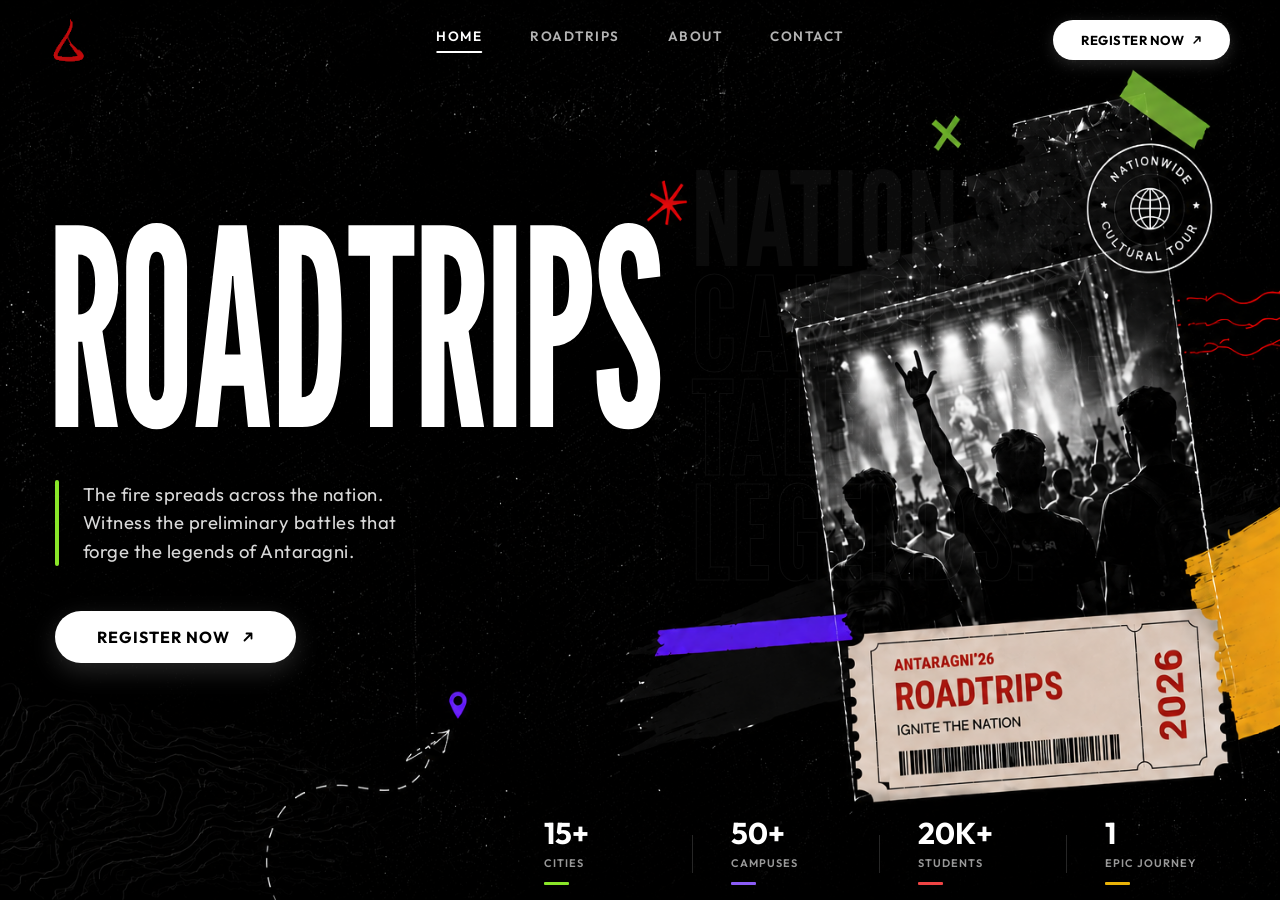
<file: index.html>
<!DOCTYPE html>
<html lang="en">
<head>
    <meta charset="UTF-8">
    <meta name="viewport" content="width=device-width, initial-scale=1.0">
    <title>Antaragni'26 Roadtrips</title>
    <link rel="preconnect" href="https://fonts.googleapis.com">
    <link rel="preconnect" href="https://fonts.gstatic.com" crossorigin>
    <link href="https://fonts.googleapis.com/css2?family=Bebas+Neue&family=League+Gothic&family=Outfit:wght@300;400;500;600;700;800&display=swap" rel="stylesheet">
    <link rel="stylesheet" href="styles.css">
</head>
<body>
    <div class="page-container">
        <header class="navbar">
            <a href="#" class="logo-link">
                <img src="logo.png" alt="Antaragni Logo" class="logo-img">
            </a>
            <nav class="nav-menu">
                <a href="#" class="nav-link active">HOME</a>
                <a href="#" class="nav-link">ROADTRIPS</a>
                <a href="#" class="nav-link">ABOUT</a>
                <a href="#" class="nav-link">CONTACT</a>
            </nav>
            <a href="#" class="btn-register-nav">
                REGISTER NOW
                <svg class="arrow-icon" width="10" height="10" viewBox="0 0 12 12" fill="none" xmlns="http://www.w3.org/2000/svg">
                    <path d="M2.5 9.5L9.5 2.5M9.5 2.5H4.5M9.5 2.5V7.5" stroke="currentColor" stroke-width="1.8" stroke-linecap="round" stroke-linejoin="round"/>
                </svg>
            </a>
        </header>

        <div class="bg-vertical-text">
            <div class="word word-filled">NATION.</div>
            <div class="word word-outline">CAMPUSES.</div>
            <div class="word word-outline">TALENT.</div>
            <div class="word word-outline">LEGENDS.</div>
        </div>

        <main class="hero-content">
            <h1 class="hero-title">ROADTRIPS</h1>
            
            <div class="hero-description-container">
                <div class="green-bar"></div>
                <p class="hero-description">
                    The fire spreads across the nation.<br>
                    Witness the preliminary battles that<br>
                    forge the legends of Antaragni.
                </p>
            </div>

            <a href="#" class="btn-register-hero">
                REGISTER NOW
                <svg class="arrow-icon" width="12" height="12" viewBox="0 0 12 12" fill="none" xmlns="http://www.w3.org/2000/svg">
                    <path d="M2.5 9.5L9.5 2.5M9.5 2.5H4.5M9.5 2.5V7.5" stroke="currentColor" stroke-width="1.8" stroke-linecap="round" stroke-linejoin="round"/>
                </svg>
            </a>
        </main>

        <section class="stats-container">
            <div class="stat-item">
                <div class="stat-number">15+</div>
                <div class="stat-label">CITIES</div>
                <div class="stat-bar bar-green"></div>
            </div>
            <div class="stat-divider"></div>
            
            <div class="stat-item">
                <div class="stat-number">50+</div>
                <div class="stat-label">CAMPUSES</div>
                <div class="stat-bar bar-purple"></div>
            </div>
            <div class="stat-divider"></div>
            
            <div class="stat-item">
                <div class="stat-number">20K+</div>
                <div class="stat-label">STUDENTS</div>
                <div class="stat-bar bar-red"></div>
            </div>
            <div class="stat-divider"></div>
            
            <div class="stat-item">
                <div class="stat-number">1</div>
                <div class="stat-label">EPIC JOURNEY</div>
                <div class="stat-bar bar-yellow"></div>
            </div>
        </section>
    </div>
</body>
</html>
</file>
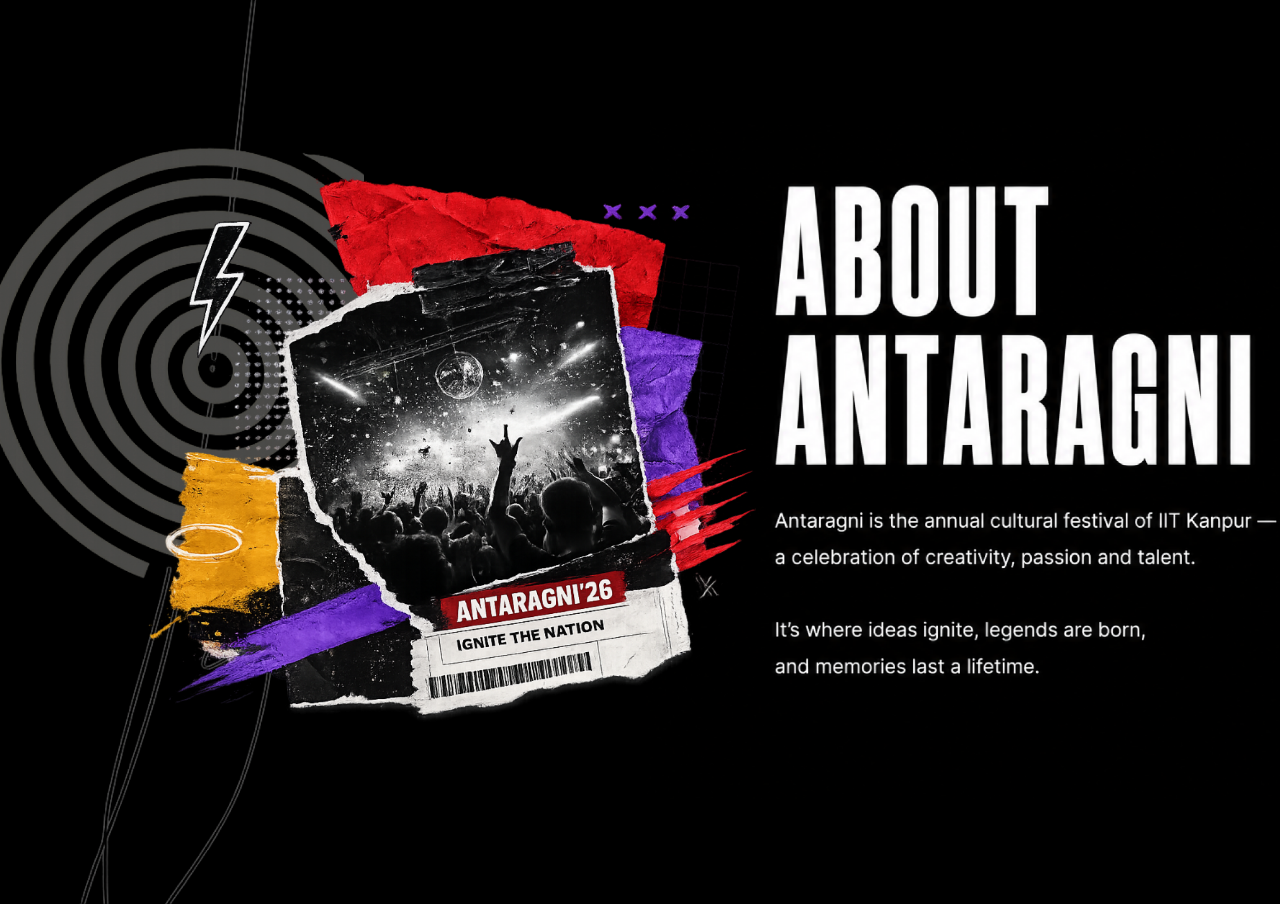
<file: index1.html>
<!DOCTYPE html>
<html lang="en">
<head>
  <meta charset="UTF-8">
  <meta name="viewport" content="width=device-width, initial-scale=1.0">
  <title>About Antaragni</title>
  <link rel="stylesheet" href="styles1.css">
</head>
<body>
  <div class="frame-5-1">
    <img src="image-7-2.png" class="image-7-2" alt="image-7">
    <img src="image-8-3.png" class="image-8-3" alt="image-8">
    <img src="image-9-4.png" class="image-9-4" alt="image-9">
  </div>
</body>
</html>
</file>
<file: styles.css>
* {
    margin: 0;
    padding: 0;
    box-sizing: border-box;
}

body {
    background-color: #000;
    color: #fff;
    font-family: 'Outfit', sans-serif;
    overflow-x: hidden;
    min-height: 100vh;
}

.page-container {
    position: relative;
    width: 100%;
    height: 66.67vw;
    min-height: 100vh;
    background-image: url('background.png');
    background-size: 100% 100%;
    background-position: center top;
    background-repeat: no-repeat;
    display: flex;
    flex-direction: column;
    justify-content: space-between;
    padding: 10px 50px 10px 50px;
    box-sizing: border-box;
}

.navbar {
    display: flex;
    justify-content: space-between;
    align-items: center;
    width: 100%;
    height: 60px;
    position: relative;
    z-index: 50;
    background: transparent;
}

.logo-link {
    display: flex;
    align-items: center;
    text-decoration: none;
    transition: opacity 0.2s ease;
}

.logo-link:hover {
    opacity: 0.85;
}

.logo-img {
    height: 48px;
    width: auto;
    object-fit: contain;
}

.nav-menu {
    position: absolute;
    left: 50%;
    transform: translateX(-50%);
    display: flex;
    gap: 48px;
}

.nav-link {
    color: rgba(255, 255, 255, 0.7);
    text-decoration: none;
    font-size: 13.5px;
    font-weight: 600;
    letter-spacing: 1.5px;
    transition: color 0.25s ease;
    position: relative;
    padding-bottom: 8px;
}

.nav-link:hover,
.nav-link.active {
    color: #fff;
}

.nav-link.active::after {
    content: '';
    position: absolute;
    bottom: 0;
    left: 0;
    width: 100%;
    height: 2px;
    background-color: #fff;
    border-radius: 1px;
}

.btn-register-nav {
    background-color: #fff;
    color: #000;
    text-decoration: none;
    padding: 12px 28px;
    border-radius: 50px;
    font-size: 13px;
    font-weight: 700;
    letter-spacing: 0.5px;
    display: flex;
    align-items: center;
    gap: 8px;
    transition: transform 0.2s cubic-bezier(0.175, 0.885, 0.32, 1.275), background-color 0.2s ease;
    box-shadow: 0 4px 15px rgba(255, 255, 255, 0.15);
}

.btn-register-nav:hover {
    transform: scale(1.04);
    background-color: #f3f4f6;
}

.arrow-icon {
    transition: transform 0.25s ease;
}

.btn-register-nav:hover .arrow-icon {
    transform: translate(2px, -2px);
}

.bg-vertical-text {
    position: absolute;
    top: 13vw;
    left: 54%;
    display: flex;
    flex-direction: column;
    gap: 0px;
    pointer-events: none;
    z-index: 1;
}

.word {
    font-family: 'League Gothic', 'Impact', sans-serif;
    font-size: 10.2vw;
    font-weight: 400;
    line-height: 0.8;
    letter-spacing: 1px;
    margin: 0;
}

.word-filled {
    color: rgba(255, 255, 255, 0.045);
}

.word-outline {
    color: transparent;
    -webkit-text-stroke: 1px rgba(255, 255, 255, 0.05);
}

.hero-content {
    margin-top: auto;
    margin-bottom: auto;
    max-width: 750px;
    padding-left: 5px;
    display: flex;
    flex-direction: column;
    align-items: flex-start;
    z-index: 10;
    transform: translateY(65px);
}

.hero-title {
    font-family: 'League Gothic', 'Impact', sans-serif;
    font-size: 16.5vw;
    font-weight: 400;
    line-height: 0.78;
    letter-spacing: calc(-0.015 * 16.5vw);
    color: #fff;
    margin: 0 0 70px -8px;
    text-shadow: 0 4px 15px rgba(0, 0, 0, 0.6);
    transform: scaleY(1.3);
    transform-origin: left center;
}

.hero-description-container {
    display: flex;
    gap: 24px;
    margin-bottom: 45px;
}

.green-bar {
    width: 3.5px;
    background-color: #8ae629;
    border-radius: 2px;
    flex-shrink: 0;
}

.hero-description {
    font-size: 18.5px;
    line-height: 1.55;
    color: rgba(255, 255, 255, 0.85);
    margin: 0;
    font-weight: 400;
    letter-spacing: 0.5px;
    text-shadow: 0 2px 10px rgba(0, 0, 0, 0.5);
}

.btn-register-hero {
    background-color: #fff;
    color: #000;
    text-decoration: none;
    padding: 16px 42px;
    border-radius: 50px;
    font-size: 16px;
    font-weight: 700;
    letter-spacing: 1px;
    display: flex;
    align-items: center;
    gap: 12px;
    transition: transform 0.2s cubic-bezier(0.175, 0.885, 0.32, 1.275), background-color 0.2s ease, box-shadow 0.2s ease;
    box-shadow: 0 8px 25px rgba(255, 255, 255, 0.15);
}

.btn-register-hero:hover {
    transform: scale(1.04);
    background-color: #f3f4f6;
    box-shadow: 0 10px 30px rgba(255, 255, 255, 0.25);
}

.btn-register-hero:hover .arrow-icon {
    transform: translate(3px, -3px);
}

.stats-container {
    display: flex;
    align-self: flex-end;
    align-items: center;
    gap: 28px;
    margin-top: auto;
    padding-right: 15px;
    z-index: 20;
}

.stat-item {
    display: flex;
    flex-direction: column;
    align-items: flex-start;
    padding-bottom: 5px;
    min-width: 110px;
}

.stat-number {
    font-size: 30px;
    font-weight: 700;
    color: #fff;
    line-height: 1;
    margin-bottom: 8px;
}

.stat-label {
    font-size: 11px;
    font-weight: 600;
    color: rgba(255, 255, 255, 0.6);
    letter-spacing: 1px;
    margin-bottom: 12px;
}

.stat-bar {
    width: 25px;
    height: 3px;
    border-radius: 1px;
}

.bar-green {
    background-color: #8ae629;
}

.bar-purple {
    background-color: #8b5cf6;
}

.bar-red {
    background-color: #ef4444;
}

.bar-yellow {
    background-color: #eab308;
}

.stat-divider {
    width: 1px;
    height: 38px;
    background-color: rgba(255, 255, 255, 0.15);
    margin: 0 10px;
}

@media (max-width: 1200px) {
    .page-container {
        padding: 40px 50px 85px 50px;
    }

    .nav-menu {
        left: 50%;
    }

    .bg-vertical-text {
        left: 52%;
    }
}

@media (max-width: 992px) {
    .nav-menu {
        display: none;
    }

    .bg-vertical-text {
        display: none;
    }

    .stats-container {
        width: 100%;
        justify-content: space-around;
        padding-right: 0;
        margin-top: 40px;
    }
}
</file>
<file: styles1.css>
* {
  margin: 0;
  padding: 0;
  box-sizing: border-box;
}

body {
  background: #000;
  overflow: hidden;
}

.background {
  width: 1440px;
  height: 900px;
  left: 0px;
  top: 0px;
  z-index: 0;
}

img {
  border: none;
  outline: none;
}

.frame-5-1 {
  position: relative;
  width: 1440px;
  height: 900px;
  background: #000000;
  margin: 0 auto;
}

.frame-5-1 img {
  position: absolute;
  object-fit: fill;
}

/* image 7 */
.image-7-2 {
  width: 724px;
  height: 677px;
  left: 646px;
  top: 122px;
  z-index: 2;
}

/* image 8 */
/* image 8 - this is the background layer with spiral */
.image-8-3 {
  width: 1364px;
  height: 909px;
  left: -1000px;    /* push it more to the left */
  top: -5px;
  z-index: 1;
  opacity: 0.55;
  transform: matrix(-1, 0, 0, 1, 0, 0);
}

/* image 9 */
.image-9-4 {
  width: 720px;
  height: 641px;
  left: 36px;
  top: 135px;
  z-index: 3;
}
</file>
